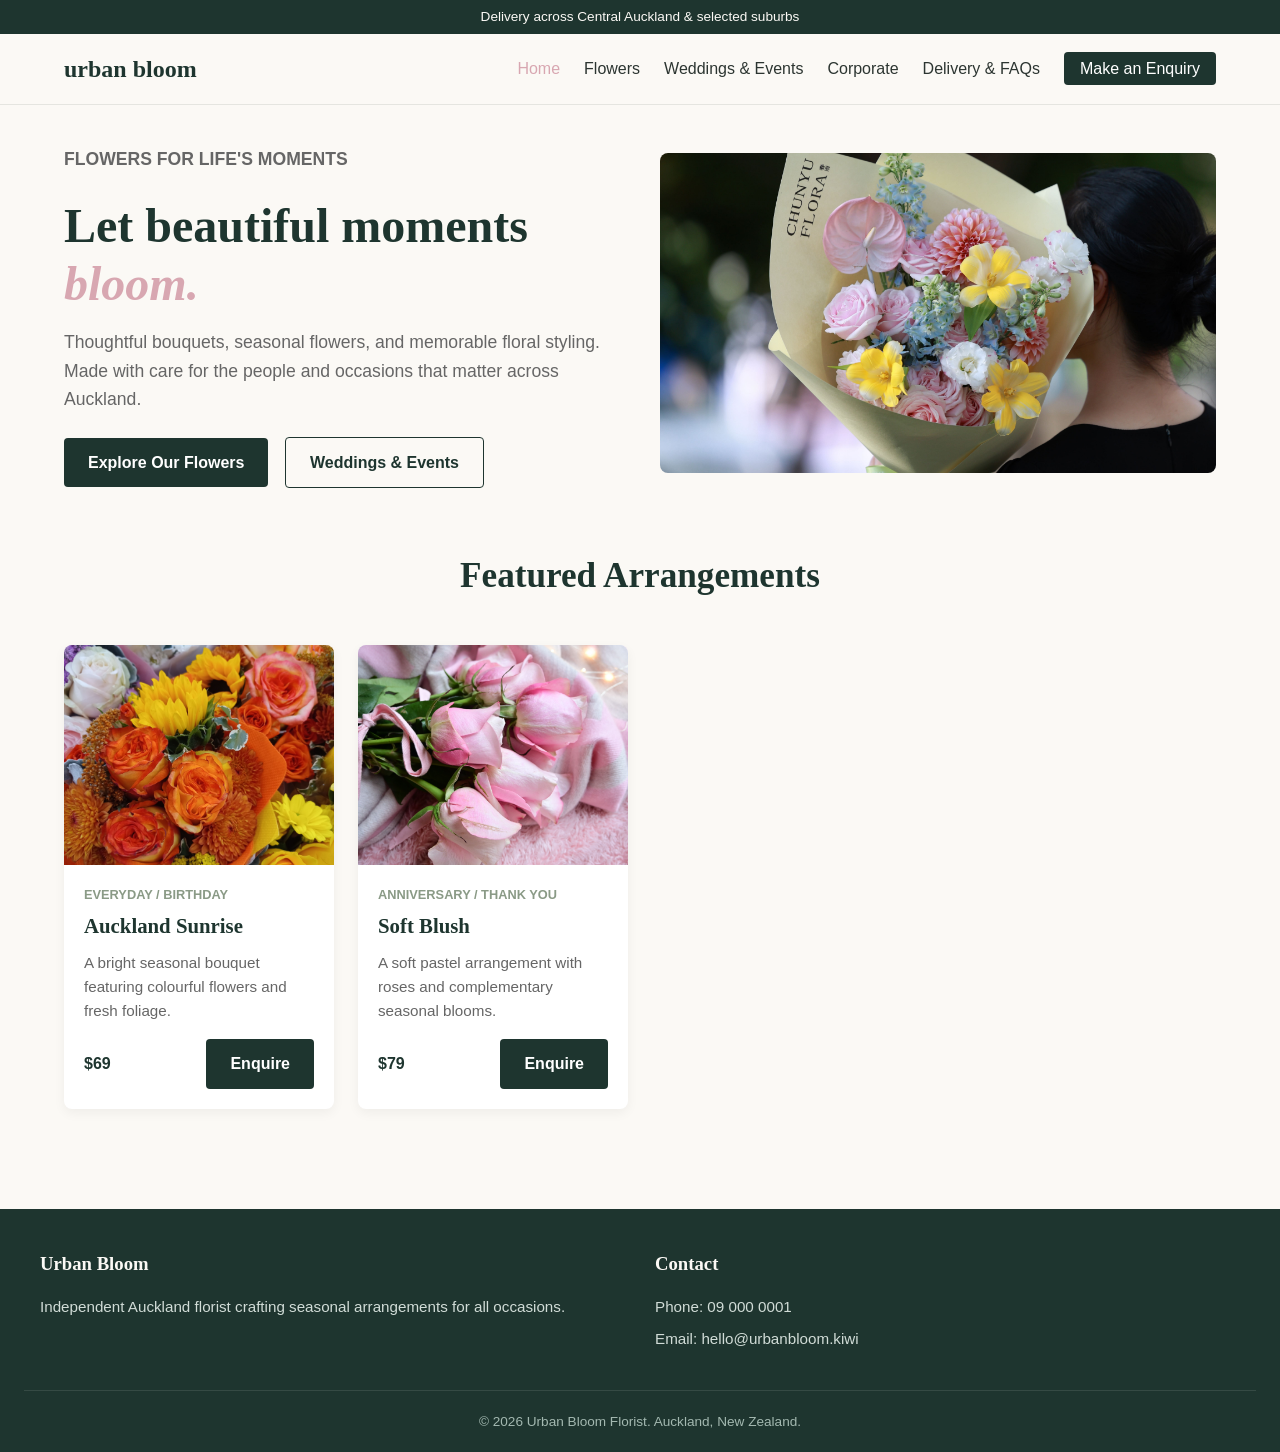
<file: index.html>
<!DOCTYPE html>
<html lang="en">
<head>
  <meta charset="UTF-8">
  <meta name="viewport" content="width=device-width, initial-scale=1.0">
  <title>Urban Bloom Florist | Auckland</title>
  <link rel="stylesheet" href="css/style.css">
</head>
<body>
  <div class="top-bar">Delivery across Central Auckland & selected suburbs</div>
  <header>
    <nav class="navbar">
      <a href="index.html" class="logo">urban bloom</a>
      <button class="mobile-menu-toggle" aria-label="Toggle navigation">&#9776;</button>
      <ul class="nav-links">
        <li><a href="index.html" class="active">Home</a></li>
        <li><a href="flowers.html">Flowers</a></li>
        <li><a href="weddings.html">Weddings & Events</a></li>
        <li><a href="corporate.html">Corporate</a></li>
        <li><a href="delivery.html">Delivery & FAQs</a></li>
        <li><a href="contact.html" class="nav-cta">Make an Enquiry</a></li>
      </ul>
    </nav>
  </header>

  <main>
    <section class="hero">
      <div class="hero-text">
        <p class="product-meta">Flowers for Life's Moments</p>
        <h1>Let beautiful moments <em>bloom.</em></h1>
        <p>Thoughtful bouquets, seasonal flowers, and memorable floral styling. Made with care for the people and occasions that matter across Auckland.</p>
        <a href="flowers.html" class="btn">Explore Our Flowers</a>
        <a href="weddings.html" class="btn btn-secondary">Weddings & Events</a>
      </div>
      <div>
        <img src="images/designers-choice.jpg" alt="Urban Bloom Floral Design" style="width:100%; height:320px; object-fit:cover; border-radius:8px;">
      </div>
    </section>

    <section>
      <div class="section-header">
        <h2>Featured Arrangements</h2>
      </div>
      <div class="product-grid">
        <article class="product-card">
          <img src="images/auckland-sunrise.jpg" alt="Auckland Sunrise bouquet" class="product-image">
          <div class="product-info">
            <span class="product-meta">Everyday / Birthday</span>
            <h3 class="product-title">Auckland Sunrise</h3>
            <p class="product-desc">A bright seasonal bouquet featuring colourful flowers and fresh foliage.</p>
            <div class="product-bottom">
              <span class="product-price">$69</span>
              <a href="contact.html" class="btn">Enquire</a>
            </div>
          </div>
        </article>
        <article class="product-card">
          <img src="images/soft-blush.jpg" alt="Soft Blush pastel arrangement" class="product-image">
          <div class="product-info">
            <span class="product-meta">Anniversary / Thank You</span>
            <h3 class="product-title">Soft Blush</h3>
            <p class="product-desc">A soft pastel arrangement with roses and complementary seasonal blooms.</p>
            <div class="product-bottom">
              <span class="product-price">$79</span>
              <a href="contact.html" class="btn">Enquire</a>
            </div>
          </div>
        </article>
      </div>
    </section>
  </main>

  <footer>
    <div class="footer-content">
      <div class="footer-col">
        <h3>Urban Bloom</h3>
        <p>Independent Auckland florist crafting seasonal arrangements for all occasions.</p>
      </div>
      <div class="footer-col">
        <h3>Contact</h3>
        <p>Phone: 09 000 0001</p>
        <p>Email: hello@urbanbloom.kiwi</p>
      </div>
    </div>
    <div class="footer-bottom">
      &copy; 2026 Urban Bloom Florist. Auckland, New Zealand.
    </div>
  </footer>
  <script src="js/script.js"></script>
</body>
</html>
</file>
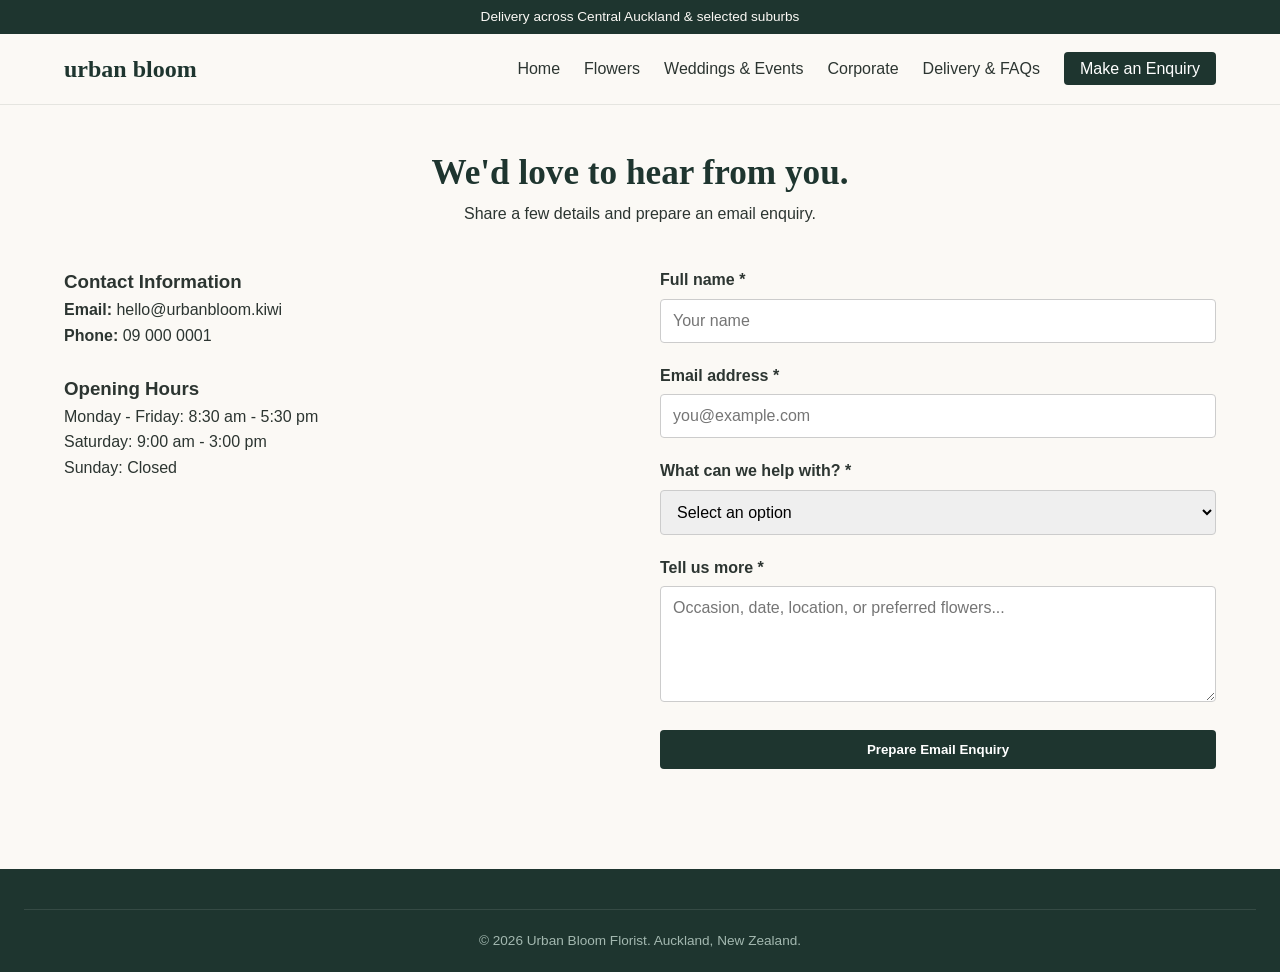
<file: contact.html>
<!DOCTYPE html>
<html lang="en">
<head>
  <meta charset="UTF-8">
  <meta name="viewport" content="width=device-width, initial-scale=1.0">
  <title>Contact Us | Urban Bloom Florist</title>
  <link rel="stylesheet" href="css/style.css">
</head>
<body>
  <div class="top-bar">Delivery across Central Auckland & selected suburbs</div>
  <header>
    <nav class="navbar">
      <a href="index.html" class="logo">urban bloom</a>
      <button class="mobile-menu-toggle" aria-label="Toggle navigation">&#9776;</button>
      <ul class="nav-links">
        <li><a href="index.html">Home</a></li>
        <li><a href="flowers.html">Flowers</a></li>
        <li><a href="weddings.html">Weddings & Events</a></li>
        <li><a href="corporate.html">Corporate</a></li>
        <li><a href="delivery.html">Delivery & FAQs</a></li>
        <li><a href="contact.html" class="active nav-cta">Make an Enquiry</a></li>
      </ul>
    </nav>
  </header>

  <main>
    <div class="section-header">
      <h2>We'd love to hear from you.</h2>
      <p>Share a few details and prepare an email enquiry.</p>
    </div>

    <div class="contact-container">
      <div>
        <h3>Contact Information</h3>
        <p><strong>Email:</strong> hello@urbanbloom.kiwi</p>
        <p><strong>Phone:</strong> 09 000 0001</p>
        <br>
        <h3>Opening Hours</h3>
        <p>Monday - Friday: 8:30 am - 5:30 pm</p>
        <p>Saturday: 9:00 am - 3:00 pm</p>
        <p>Sunday: Closed</p>
      </div>

      <form id="enquiry-form">
        <div class="form-group">
          <label for="fullname">Full name *</label>
          <input type="text" id="fullname" placeholder="Your name">
        </div>
        <div class="form-group">
          <label for="email">Email address *</label>
          <input type="email" id="email" placeholder="you@example.com">
        </div>
        <div class="form-group">
          <label for="service">What can we help with? *</label>
          <select id="service">
            <option value="">Select an option</option>
            <option value="Everyday Flowers">Everyday Flowers</option>
            <option value="Wedding / Event">Wedding / Event</option>
            <option value="Corporate Floral">Corporate Floral</option>
          </select>
        </div>
        <div class="form-group">
          <label for="message">Tell us more *</label>
          <textarea id="message" rows="5" placeholder="Occasion, date, location, or preferred flowers..."></textarea>
        </div>
        <button type="submit" class="btn" style="width:100%;">Prepare Email Enquiry</button>
      </form>
    </div>
  </main>

  <footer>
    <div class="footer-bottom">&copy; 2026 Urban Bloom Florist. Auckland, New Zealand.</div>
  </footer>
  <script src="js/script.js"></script>
</body>
</html>
</file>
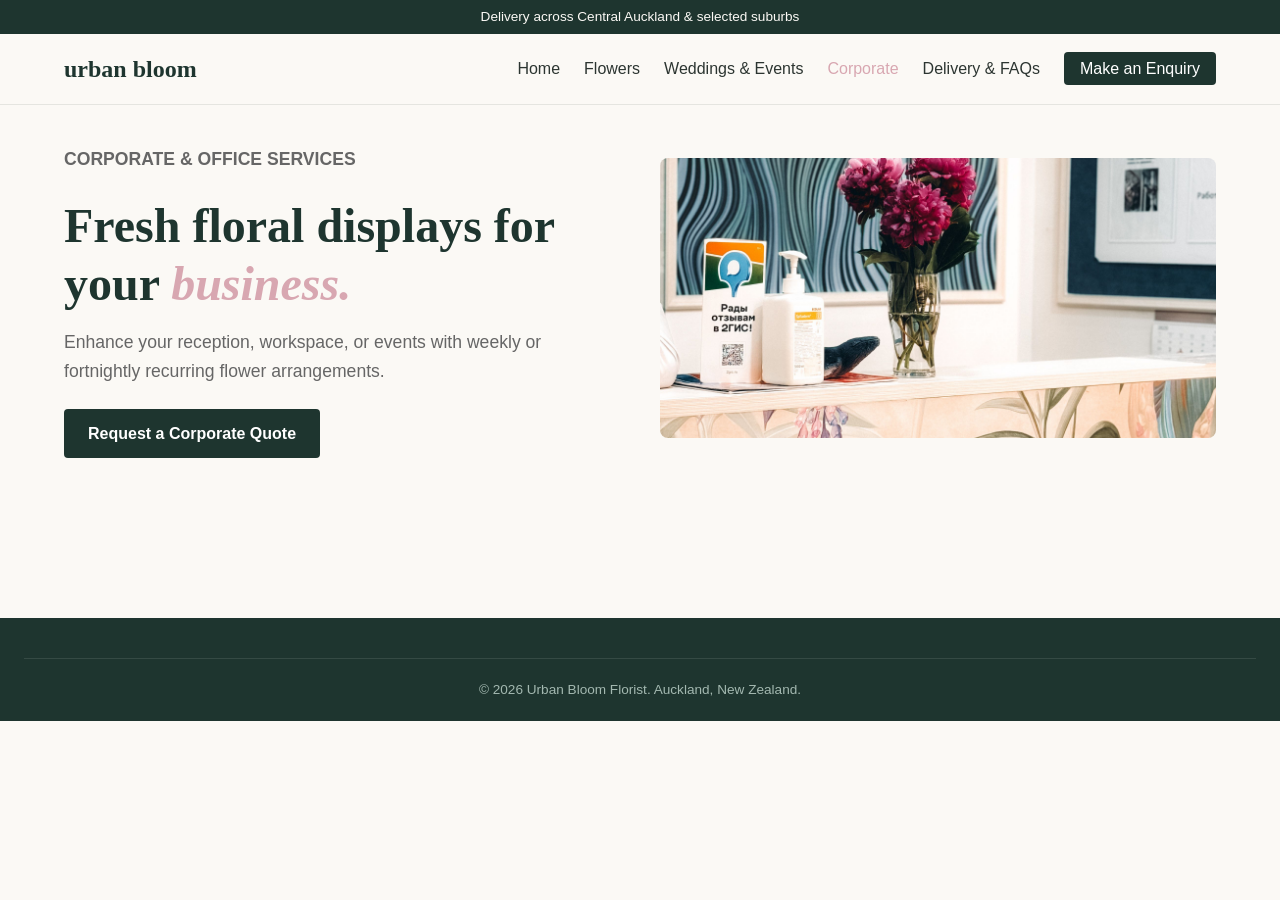
<file: corporate.html>
<!DOCTYPE html>
<html lang="en">
<head>
  <meta charset="UTF-8">
  <meta name="viewport" content="width=device-width, initial-scale=1.0">
  <title>Corporate Floral Services | Urban Bloom Florist</title>
  <link rel="stylesheet" href="css/style.css">
</head>
<body>
  <div class="top-bar">Delivery across Central Auckland & selected suburbs</div>
  <header>
    <nav class="navbar">
      <a href="index.html" class="logo">urban bloom</a>
      <button class="mobile-menu-toggle" aria-label="Toggle navigation">&#9776;</button>
      <ul class="nav-links">
        <li><a href="index.html">Home</a></li>
        <li><a href="flowers.html">Flowers</a></li>
        <li><a href="weddings.html">Weddings & Events</a></li>
        <li><a href="corporate.html" class="active">Corporate</a></li>
        <li><a href="delivery.html">Delivery & FAQs</a></li>
        <li><a href="contact.html" class="nav-cta">Make an Enquiry</a></li>
      </ul>
    </nav>
  </header>

  <main>
    <section class="hero">
      <div class="hero-text">
        <p class="product-meta">Corporate & Office Services</p>
        <h1>Fresh floral displays for your <em>business.</em></h1>
        <p>Enhance your reception, workspace, or events with weekly or fortnightly recurring flower arrangements.</p>
        <a href="contact.html" class="btn">Request a Corporate Quote</a>
      </div>
      <div>
        <img src="images/corporate-hero.jpg" alt="Corporate Floral Design" style="width:100%; height:280px; object-fit:cover; border-radius:8px;">
      </div>
    </section>
  </main>

  <footer>
    <div class="footer-bottom">&copy; 2026 Urban Bloom Florist. Auckland, New Zealand.</div>
  </footer>
  <script src="js/script.js"></script>
</body>
</html>
</file>
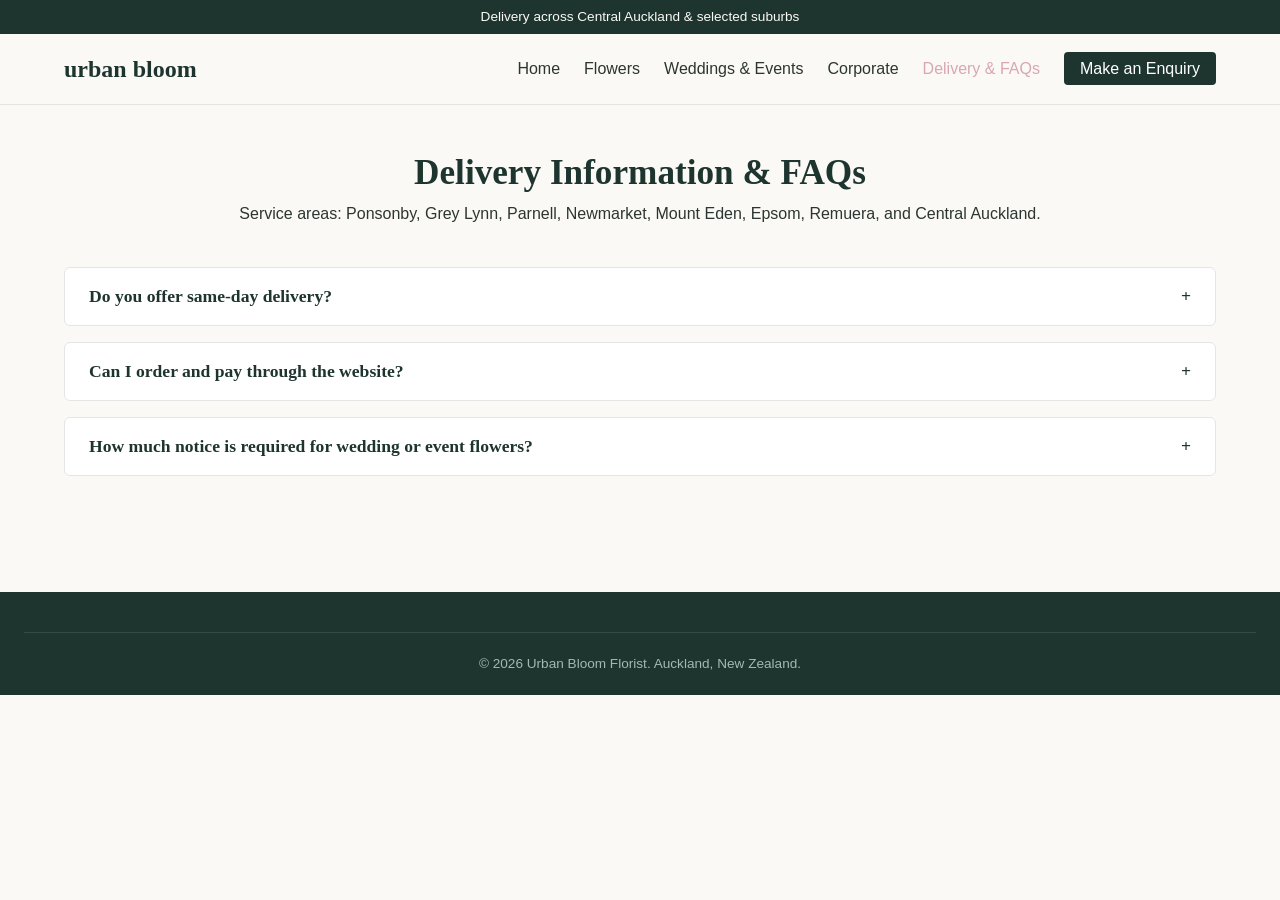
<file: delivery.html>
<!DOCTYPE html>
<html lang="en">
<head>
  <meta charset="UTF-8">
  <meta name="viewport" content="width=device-width, initial-scale=1.0">
  <title>Delivery & FAQs | Urban Bloom Florist</title>
  <link rel="stylesheet" href="css/style.css">
</head>
<body>
  <div class="top-bar">Delivery across Central Auckland & selected suburbs</div>
  <header>
    <nav class="navbar">
      <a href="index.html" class="logo">urban bloom</a>
      <button class="mobile-menu-toggle" aria-label="Toggle navigation">&#9776;</button>
      <ul class="nav-links">
        <li><a href="index.html">Home</a></li>
        <li><a href="flowers.html">Flowers</a></li>
        <li><a href="weddings.html">Weddings & Events</a></li>
        <li><a href="corporate.html">Corporate</a></li>
        <li><a href="delivery.html" class="active">Delivery & FAQs</a></li>
        <li><a href="contact.html" class="nav-cta">Make an Enquiry</a></li>
      </ul>
    </nav>
  </header>

  <main>
    <div class="section-header">
      <h2>Delivery Information & FAQs</h2>
      <p>Service areas: Ponsonby, Grey Lynn, Parnell, Newmarket, Mount Eden, Epsom, Remuera, and Central Auckland.</p>
    </div>

    <section>
      <div class="faq-item">
        <button class="faq-question">Do you offer same-day delivery? <span>+</span></button>
        <div class="faq-answer">
          <p>Same-day delivery may be available for some orders placed early in the day, but it cannot be guaranteed. At least one working day's notice is recommended.</p>
        </div>
      </div>
      <div class="faq-item">
        <button class="faq-question">Can I order and pay through the website? <span>+</span></button>
        <div class="faq-answer">
          <p>The website is intended for browsing products and services and submitting enquiries. Online payment is not currently provided.</p>
        </div>
      </div>
      <div class="faq-item">
        <button class="faq-question">How much notice is required for wedding or event flowers? <span>+</span></button>
        <div class="faq-answer">
          <p>Customers are encouraged to enquire at least three weeks before smaller events and considerably earlier for weddings or large events.</p>
        </div>
      </div>
    </section>
  </main>

  <footer>
    <div class="footer-bottom">&copy; 2026 Urban Bloom Florist. Auckland, New Zealand.</div>
  </footer>
  <script src="js/script.js"></script>
</body>
</html>
</file>
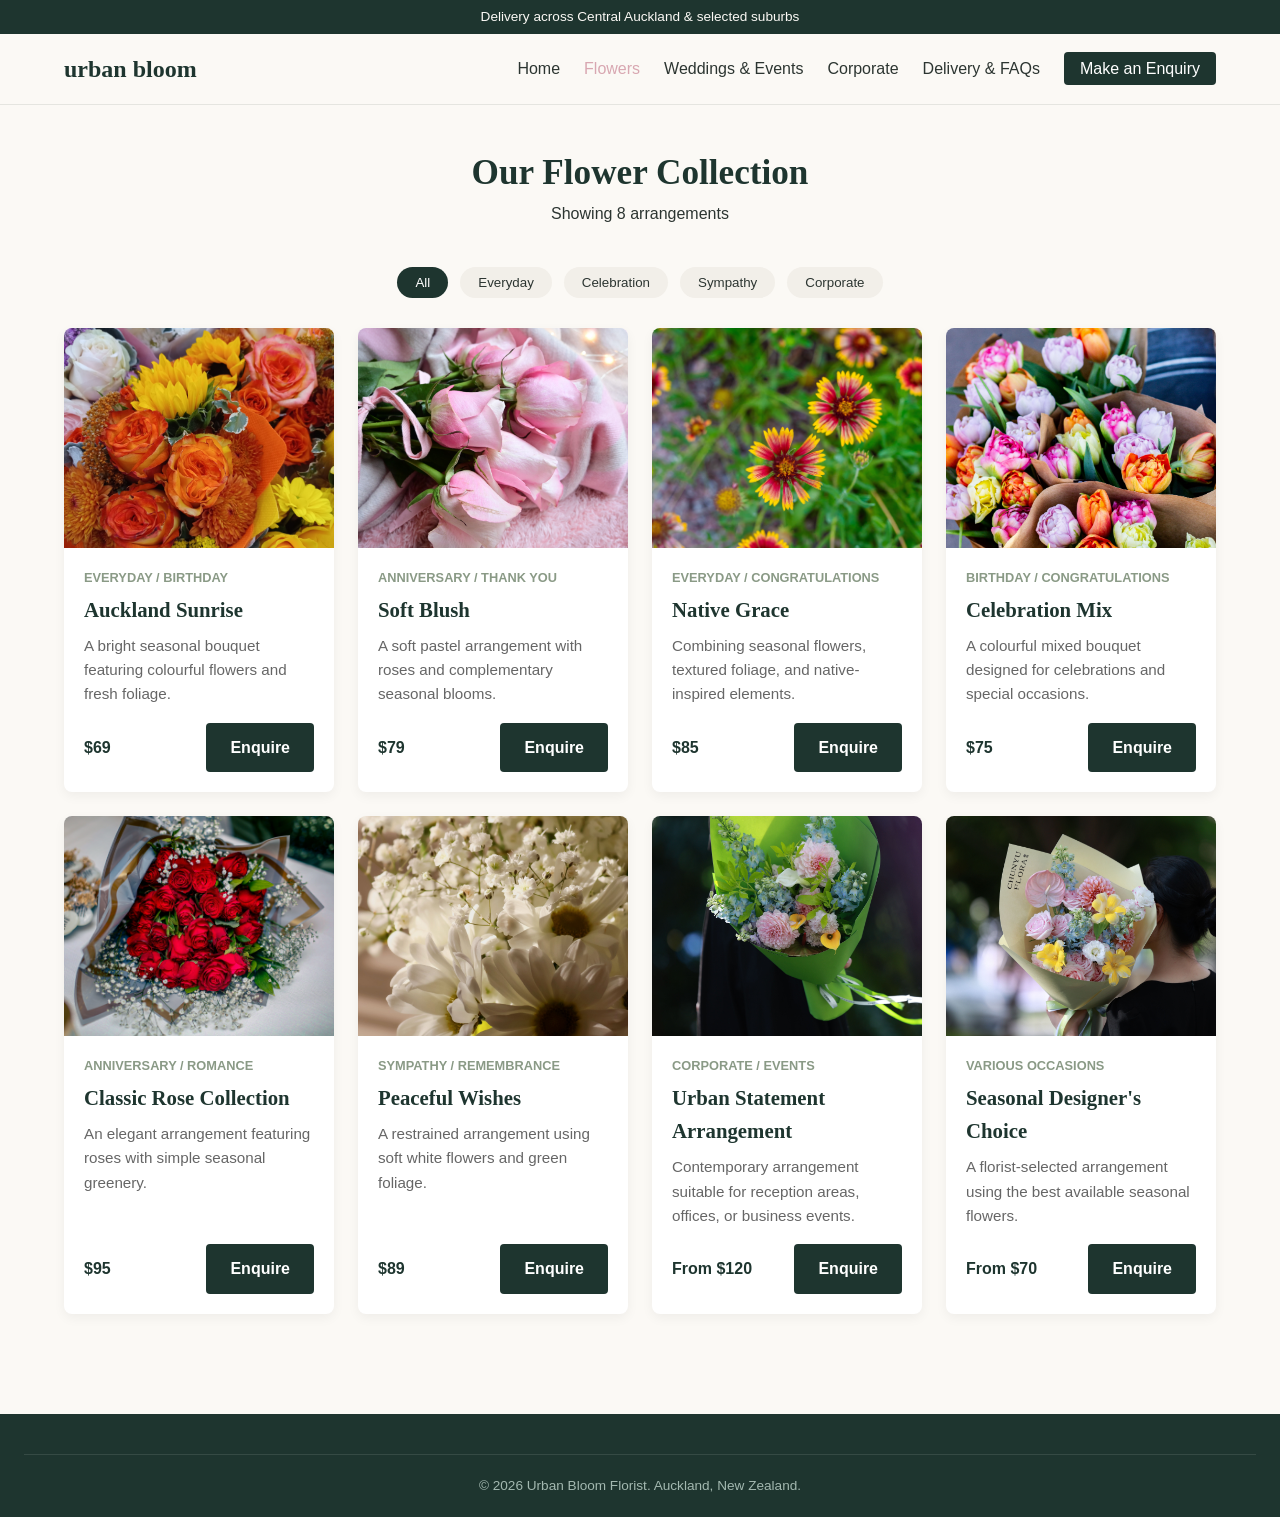
<file: flowers.html>
<!DOCTYPE html>
<html lang="en">
<head>
  <meta charset="UTF-8">
  <meta name="viewport" content="width=device-width, initial-scale=1.0">
  <title>Floral Collection | Urban Bloom Florist</title>
  <link rel="stylesheet" href="css/style.css">
</head>
<body>
  <div class="top-bar">Delivery across Central Auckland & selected suburbs</div>
  <header>
    <nav class="navbar">
      <a href="index.html" class="logo">urban bloom</a>
      <button class="mobile-menu-toggle" aria-label="Toggle navigation">&#9776;</button>
      <ul class="nav-links">
        <li><a href="index.html">Home</a></li>
        <li><a href="flowers.html" class="active">Flowers</a></li>
        <li><a href="weddings.html">Weddings & Events</a></li>
        <li><a href="corporate.html">Corporate</a></li>
        <li><a href="delivery.html">Delivery & FAQs</a></li>
        <li><a href="contact.html" class="nav-cta">Make an Enquiry</a></li>
      </ul>
    </nav>
  </header>

  <main>
    <div class="section-header">
      <h2>Our Flower Collection</h2>
      <p id="result-count">Showing 8 arrangements</p>
    </div>

    <div class="filter-bar">
      <button class="filter-btn active" data-filter="all">All</button>
      <button class="filter-btn" data-filter="everyday">Everyday</button>
      <button class="filter-btn" data-filter="celebration">Celebration</button>
      <button class="filter-btn" data-filter="sympathy">Sympathy</button>
      <button class="filter-btn" data-filter="corporate">Corporate</button>
    </div>

    <div class="product-grid">
      <!-- Item 1 -->
      <article class="product-card" data-category="everyday celebration">
        <img src="images/auckland-sunrise.jpg" alt="Auckland Sunrise bouquet" class="product-image">
        <div class="product-info">
          <span class="product-meta">Everyday / Birthday</span>
          <h3 class="product-title">Auckland Sunrise</h3>
          <p class="product-desc">A bright seasonal bouquet featuring colourful flowers and fresh foliage.</p>
          <div class="product-bottom"><span class="product-price">$69</span><a href="contact.html" class="btn">Enquire</a></div>
        </div>
      </article>
      <!-- Item 2 -->
      <article class="product-card" data-category="celebration">
        <img src="images/soft-blush.jpg" alt="Soft Blush arrangement" class="product-image">
        <div class="product-info">
          <span class="product-meta">Anniversary / Thank You</span>
          <h3 class="product-title">Soft Blush</h3>
          <p class="product-desc">A soft pastel arrangement with roses and complementary seasonal blooms.</p>
          <div class="product-bottom"><span class="product-price">$79</span><a href="contact.html" class="btn">Enquire</a></div>
        </div>
      </article>
      <!-- Item 3 -->
      <article class="product-card" data-category="everyday celebration">
        <img src="images/native-grace.jpg" alt="Native Grace bouquet" class="product-image">
        <div class="product-info">
          <span class="product-meta">Everyday / Congratulations</span>
          <h3 class="product-title">Native Grace</h3>
          <p class="product-desc">Combining seasonal flowers, textured foliage, and native-inspired elements.</p>
          <div class="product-bottom"><span class="product-price">$85</span><a href="contact.html" class="btn">Enquire</a></div>
        </div>
      </article>
      <!-- Item 4 -->
      <article class="product-card" data-category="celebration">
        <img src="images/celebration-mix.jpg" alt="Celebration Mix bouquet" class="product-image">
        <div class="product-info">
          <span class="product-meta">Birthday / Congratulations</span>
          <h3 class="product-title">Celebration Mix</h3>
          <p class="product-desc">A colourful mixed bouquet designed for celebrations and special occasions.</p>
          <div class="product-bottom"><span class="product-price">$75</span><a href="contact.html" class="btn">Enquire</a></div>
        </div>
      </article>
      <!-- Item 5 -->
      <article class="product-card" data-category="celebration">
        <img src="images/classic-rose.jpg" alt="Classic Rose Collection" class="product-image">
        <div class="product-info">
          <span class="product-meta">Anniversary / Romance</span>
          <h3 class="product-title">Classic Rose Collection</h3>
          <p class="product-desc">An elegant arrangement featuring roses with simple seasonal greenery.</p>
          <div class="product-bottom"><span class="product-price">$95</span><a href="contact.html" class="btn">Enquire</a></div>
        </div>
      </article>
      <!-- Item 6 -->
      <article class="product-card" data-category="sympathy">
        <img src="images/peaceful-wishes.jpg" alt="Peaceful Wishes arrangement" class="product-image">
        <div class="product-info">
          <span class="product-meta">Sympathy / Remembrance</span>
          <h3 class="product-title">Peaceful Wishes</h3>
          <p class="product-desc">A restrained arrangement using soft white flowers and green foliage.</p>
          <div class="product-bottom"><span class="product-price">$89</span><a href="contact.html" class="btn">Enquire</a></div>
        </div>
      </article>
      <!-- Item 7 -->
      <article class="product-card" data-category="corporate">
        <img src="images/urban-statement.jpg" alt="Urban Statement Arrangement" class="product-image">
        <div class="product-info">
          <span class="product-meta">Corporate / Events</span>
          <h3 class="product-title">Urban Statement Arrangement</h3>
          <p class="product-desc">Contemporary arrangement suitable for reception areas, offices, or business events.</p>
          <div class="product-bottom"><span class="product-price">From $120</span><a href="contact.html" class="btn">Enquire</a></div>
        </div>
      </article>
      <!-- Item 8 -->
      <article class="product-card" data-category="everyday celebration sympathy corporate">
        <img src="images/designers-choice.jpg" alt="Seasonal Designer's Choice" class="product-image">
        <div class="product-info">
          <span class="product-meta">Various Occasions</span>
          <h3 class="product-title">Seasonal Designer's Choice</h3>
          <p class="product-desc">A florist-selected arrangement using the best available seasonal flowers.</p>
          <div class="product-bottom"><span class="product-price">From $70</span><a href="contact.html" class="btn">Enquire</a></div>
        </div>
      </article>
    </div>
  </main>

  <footer>
    <div class="footer-bottom">&copy; 2026 Urban Bloom Florist. Auckland, New Zealand.</div>
  </footer>
  <script src="js/script.js"></script>
</body>
</html>
</file>
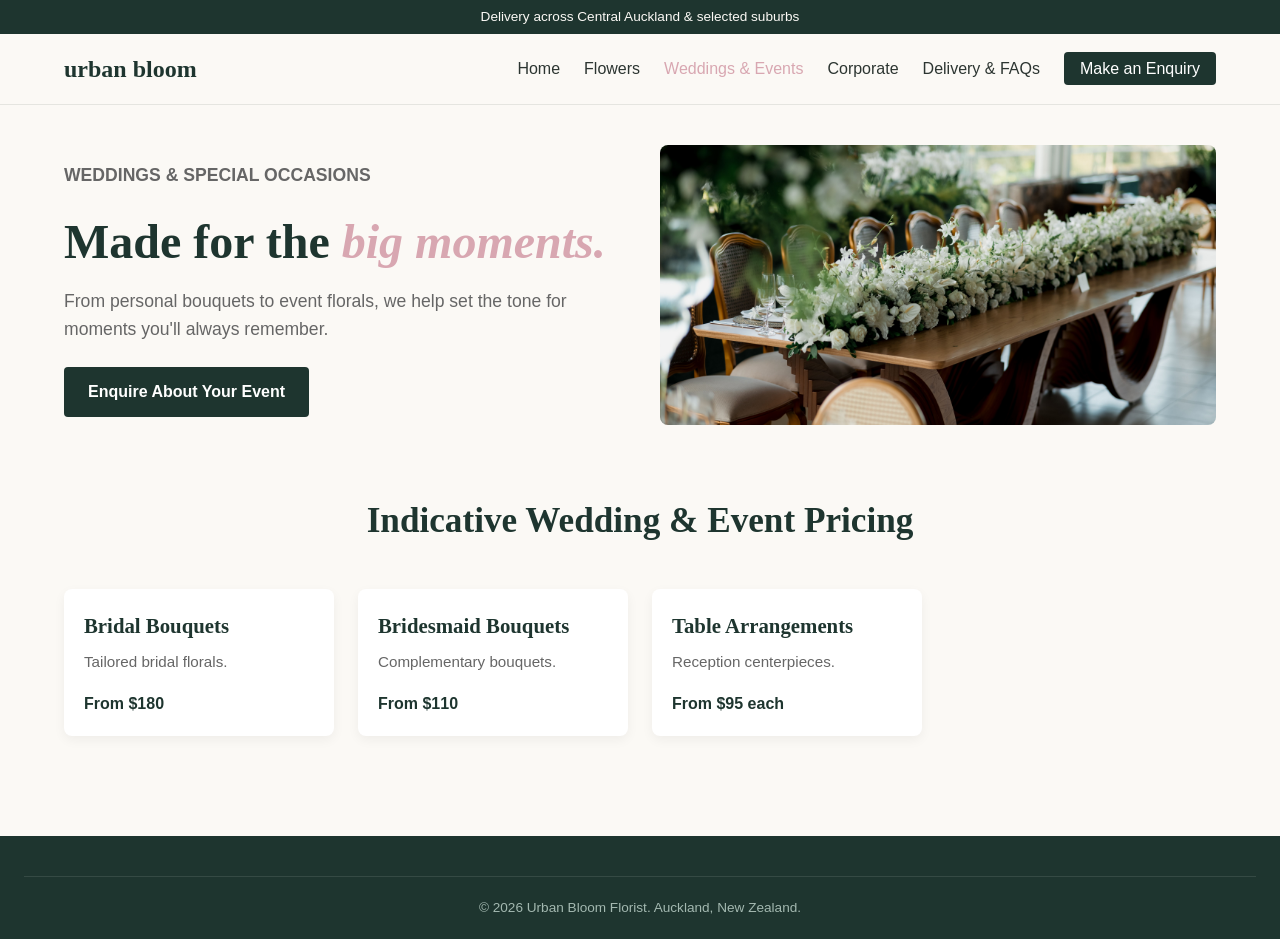
<file: weddings.html>
<!DOCTYPE html>
<html lang="en">
<head>
  <meta charset="UTF-8">
  <meta name="viewport" content="width=device-width, initial-scale=1.0">
  <title>Weddings & Events | Urban Bloom Florist</title>
  <link rel="stylesheet" href="css/style.css">
</head>
<body>
  <div class="top-bar">Delivery across Central Auckland & selected suburbs</div>
  <header>
    <nav class="navbar">
      <a href="index.html" class="logo">urban bloom</a>
      <button class="mobile-menu-toggle" aria-label="Toggle navigation">&#9776;</button>
      <ul class="nav-links">
        <li><a href="index.html">Home</a></li>
        <li><a href="flowers.html">Flowers</a></li>
        <li><a href="weddings.html" class="active">Weddings & Events</a></li>
        <li><a href="corporate.html">Corporate</a></li>
        <li><a href="delivery.html">Delivery & FAQs</a></li>
        <li><a href="contact.html" class="nav-cta">Make an Enquiry</a></li>
      </ul>
    </nav>
  </header>

  <main>
    <section class="hero">
      <div class="hero-text">
        <p class="product-meta">Weddings & Special Occasions</p>
        <h1>Made for the <em>big moments.</em></h1>
        <p>From personal bouquets to event florals, we help set the tone for moments you'll always remember.</p>
        <a href="contact.html" class="btn">Enquire About Your Event</a>
      </div>
      <div>
        <img src="images/wedding-hero.jpg" alt="Wedding Floral Styling" style="width:100%; height:280px; object-fit:cover; border-radius:8px;">
      </div>
    </section>

    <section>
      <div class="section-header">
        <h2>Indicative Wedding & Event Pricing</h2>
      </div>
      <div class="product-grid">
        <div class="product-card"><div class="product-info"><h3 class="product-title">Bridal Bouquets</h3><p class="product-desc">Tailored bridal florals.</p><span class="product-price">From $180</span></div></div>
        <div class="product-card"><div class="product-info"><h3 class="product-title">Bridesmaid Bouquets</h3><p class="product-desc">Complementary bouquets.</p><span class="product-price">From $110</span></div></div>
        <div class="product-card"><div class="product-info"><h3 class="product-title">Table Arrangements</h3><p class="product-desc">Reception centerpieces.</p><span class="product-price">From $95 each</span></div></div>
      </div>
    </section>
  </main>

  <footer>
    <div class="footer-bottom">&copy; 2026 Urban Bloom Florist. Auckland, New Zealand.</div>
  </footer>
  <script src="js/script.js"></script>
</body>
</html>
</file>
<file: css/style.css>
/* ==========================================================================
   Urban Bloom Florist - Master Stylesheet
   Color Palette: Warm Cream (#FBF9F5), Sage Green (#8A9A86), 
                  Muted Pink (#D8A7B1), Deep Green (#1E352F)
   ========================================================================== */

:root {
  --color-cream: #FBF9F5;
  --color-card-bg: #FFFFFF;
  --color-deep-green: #1E352F;
  --color-sage: #8A9A86;
  --color-muted-pink: #D8A7B1;
  --color-text-dark: #2C3531;
  --color-text-muted: #666666;
  --color-light-bg: #F2EFE9;
  --font-heading: 'Georgia', serif;
  --font-body: 'Segoe UI', Arial, sans-serif;
  --transition-fast: 0.3s ease;
}

* {
  box-sizing: border-box;
  margin: 0;
  padding: 0;
}

body {
  font-family: var(--font-body);
  background-color: var(--color-cream);
  color: var(--color-text-dark);
  line-height: 1.6;
}

/* --- Header & Navigation --- */
header {
  background-color: var(--color-cream);
  border-bottom: 1px solid rgba(30, 53, 47, 0.1);
  position: sticky;
  top: 0;
  z-index: 1000;
}

.top-bar {
  background-color: var(--color-deep-green);
  color: var(--color-cream);
  text-align: center;
  padding: 6px 16px;
  font-size: 0.85rem;
}

.navbar {
  max-width: 1200px;
  margin: 0 auto;
  display: flex;
  align-items: center;
  justify-content: space-between;
  padding: 16px 24px;
}

.logo {
  font-family: var(--font-heading);
  font-size: 1.5rem;
  font-weight: bold;
  color: var(--color-deep-green);
  text-decoration: none;
}

.nav-links {
  display: flex;
  list-style: none;
  gap: 24px;
}

.nav-links a {
  text-decoration: none;
  color: var(--color-text-dark);
  font-weight: 500;
  transition: color var(--transition-fast);
}

.nav-links a:hover,
.nav-links a.active {
  color: var(--color-muted-pink);
}

.nav-cta {
  background-color: var(--color-deep-green);
  color: #fff !important;
  padding: 8px 16px;
  border-radius: 4px;
}

.mobile-menu-toggle {
  display: none;
  background: none;
  border: none;
  font-size: 1.8rem;
  color: var(--color-deep-green);
  cursor: pointer;
}

/* --- Global Layout Elements --- */
main {
  max-width: 1200px;
  margin: 0 auto;
  padding: 40px 24px;
}

.hero {
  display: grid;
  grid-template-columns: 1fr 1fr;
  gap: 40px;
  align-items: center;
  margin-bottom: 60px;
}

.hero-text h1 {
  font-family: var(--font-heading);
  font-size: 3rem;
  color: var(--color-deep-green);
  line-height: 1.2;
  margin-bottom: 16px;
}

.hero-text h1 em {
  color: var(--color-muted-pink);
  font-style: italic;
}

.hero-text p {
  font-size: 1.1rem;
  color: var(--color-text-muted);
  margin-bottom: 24px;
}

.btn {
  display: inline-block;
  background-color: var(--color-deep-green);
  color: #fff;
  padding: 12px 24px;
  text-decoration: none;
  border-radius: 4px;
  border: none;
  cursor: pointer;
  font-weight: 600;
  transition: background-color var(--transition-fast);
}

.btn:hover {
  background-color: #2b4c43;
}

.btn-secondary {
  background-color: transparent;
  color: var(--color-deep-green);
  border: 1px solid var(--color-deep-green);
  margin-left: 12px;
}

.btn-secondary:hover {
  background-color: var(--color-light-bg);
}

/* --- Section Headings --- */
.section-header {
  text-align: center;
  margin-bottom: 40px;
}

.section-header h2 {
  font-family: var(--font-heading);
  font-size: 2.2rem;
  color: var(--color-deep-green);
}

/* --- Product Cards & Grids --- */
.product-grid {
  display: grid;
  grid-template-columns: repeat(auto-fill, minmax(260px, 1fr));
  gap: 24px;
}

.product-card {
  background-color: var(--color-card-bg);
  border-radius: 8px;
  overflow: hidden;
  box-shadow: 0 4px 12px rgba(0,0,0,0.05);
  display: flex;
  flex-direction: column;
}

.product-image {
  width: 100%;
  height: 220px;
  object-fit: cover;
  background-color: var(--color-light-bg);
}

.product-info {
  padding: 20px;
  display: flex;
  flex-direction: column;
  flex-grow: 1;
}

.product-meta {
  font-size: 0.8rem;
  color: var(--color-sage);
  font-weight: bold;
  text-transform: uppercase;
  margin-bottom: 4px;
}

.product-title {
  font-family: var(--font-heading);
  font-size: 1.3rem;
  color: var(--color-deep-green);
  margin-bottom: 8px;
}

.product-desc {
  font-size: 0.95rem;
  color: var(--color-text-muted);
  margin-bottom: 16px;
  flex-grow: 1;
}

.product-bottom {
  display: flex;
  align-items: center;
  justify-content: space-between;
  margin-top: auto;
}

.product-price {
  font-weight: bold;
  color: var(--color-deep-green);
}

/* --- Filtering UI --- */
.filter-bar {
  display: flex;
  gap: 12px;
  justify-content: center;
  flex-wrap: wrap;
  margin-bottom: 30px;
}

.filter-btn {
  background-color: var(--color-light-bg);
  border: none;
  padding: 8px 18px;
  border-radius: 20px;
  cursor: pointer;
  color: var(--color-text-dark);
  font-weight: 500;
  transition: all var(--transition-fast);
}

.filter-btn.active, .filter-btn:hover {
  background-color: var(--color-deep-green);
  color: #fff;
}

/* --- Forms --- */
.contact-container {
  display: grid;
  grid-template-columns: 1fr 1fr;
  gap: 40px;
}

.form-group {
  margin-bottom: 20px;
}

.form-group label {
  display: block;
  font-weight: 600;
  margin-bottom: 6px;
}

.form-group input,
.form-group select,
.form-group textarea {
  width: 100%;
  padding: 12px;
  border: 1px solid #ccc;
  border-radius: 4px;
  font-family: inherit;
  font-size: 1rem;
}

.form-group input:focus,
.form-group select:focus,
.form-group textarea:focus {
  outline: 2px solid var(--color-sage);
  border-color: transparent;
}

/* --- FAQ Accordion --- */
.faq-item {
  background: var(--color-card-bg);
  margin-bottom: 16px;
  border-radius: 6px;
  border: 1px solid #e5e5e5;
  overflow: hidden;
}

.faq-question {
  width: 100%;
  text-align: left;
  padding: 18px 24px;
  background: none;
  border: none;
  font-family: var(--font-heading);
  font-size: 1.1rem;
  font-weight: bold;
  color: var(--color-deep-green);
  cursor: pointer;
  display: flex;
  justify-content: space-between;
  align-items: center;
}

.faq-answer {
  padding: 0 24px 18px 24px;
  display: none;
  color: var(--color-text-muted);
}

/* --- Footer --- */
footer {
  background-color: var(--color-deep-green);
  color: var(--color-cream);
  padding: 40px 24px 20px 24px;
  margin-top: 60px;
}

.footer-content {
  max-width: 1200px;
  margin: 0 auto;
  display: grid;
  grid-template-columns: repeat(auto-fit, minmax(200px, 1fr));
  gap: 30px;
  margin-bottom: 30px;
}

.footer-col h3 {
  font-family: var(--font-heading);
  margin-bottom: 16px;
}

.footer-col p, .footer-col a {
  color: #d1dcd7;
  text-decoration: none;
  font-size: 0.95rem;
  display: block;
  margin-bottom: 8px;
}

.footer-bottom {
  text-align: center;
  border-top: 1px solid rgba(255,255,255,0.1);
  padding-top: 20px;
  font-size: 0.85rem;
  color: #a3b8b0;
}

/* --- Responsive Media Queries --- */
@media (max-width: 768px) {
  .hero, .contact-container {
    grid-template-columns: 1fr;
  }

  .nav-links {
    display: none;
    flex-direction: column;
    position: absolute;
    top: 100%;
    left: 0;
    width: 100%;
    background-color: var(--color-cream);
    padding: 20px;
    box-shadow: 0 4px 10px rgba(0,0,0,0.1);
  }

  .nav-links.nav-active {
    display: flex;
  }

  .mobile-menu-toggle {
    display: block;
  }
}
</file>
